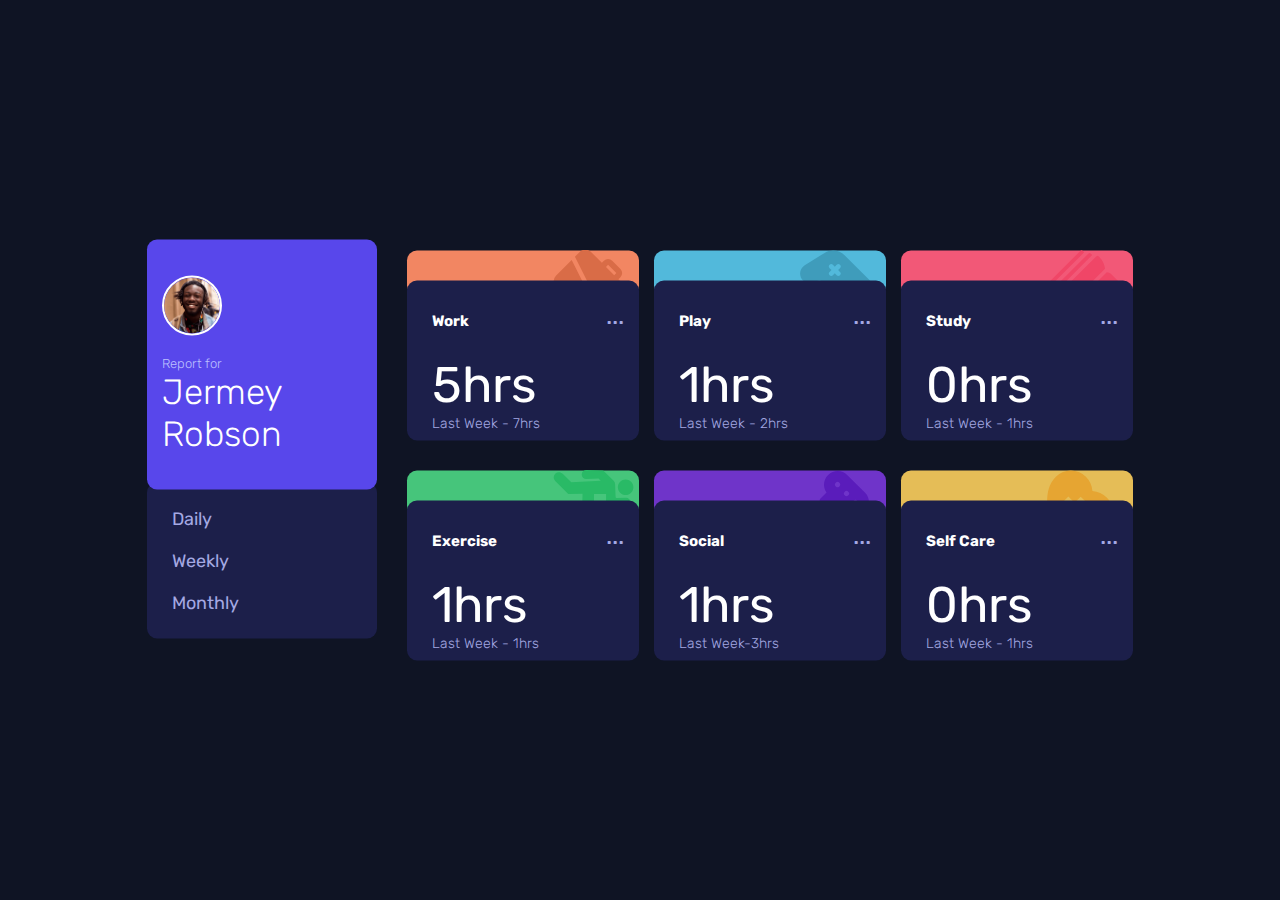
<file: index.html>
<!DOCTYPE html>
<html lang="en">
  <head>
    <meta charset="UTF-8">
    <title>CSS</title>
    <link rel="stylesheet" href="index.css">
    <link rel="preconnect" href="https://fonts.googleapis.com">
    <link rel="preconnect" href="https://fonts.gstatic.com" crossorigin>
    <link href="https://fonts.googleapis.com/css2?family=Rubik:ital,wght@0,300..900;1,300..900&display=swap" rel="stylesheet">
    <meta name="viewport" content="width=device-width, initial-scale=1.0">
  </head>
  <body>
    <card-item>
      <div class="card-item">
        <div class="profile-card">
          <div class="pro-desc">
            <img src="image-jeremy.png" alt="Img">
            <div>
              <p>Report for</p>
              <h1>Jermey Robson</h1>
            </div>
          </div>

          <div class="card-nav">
            <a href="index.html">Daily</a>
            <a href="index2.html">Weekly</a>
            <a href="index3.html">Monthly</a>
          </div>
        </div>

        <div class="cards-warpper">
          <div class="card1">
              <div class="f-p">
                <h2>Work</h2>
                <p>...</p>
              </div>
              <div class="s-p">
                <h4>5hrs</h4>
                <p>Last Week - 7hrs</p>
              </div>
          </div>

          <div class="card2">
              <div class="f-p">
                <h2>Play</h2>
                <p>...</p>
              </div>
              <div class="s-p">
                <h4>1hrs</h4>
                <p>Last Week - 2hrs</p>
              </div>
          </div>

          <div class="card3">
              <div class="f-p">
                <h2>Study</h2>
                <p>...</p>
              </div>
              <div class="s-p">
                <h4>0hrs</h4>
                <p>Last Week - 1hrs</p>
              </div>
          </div>

          <div class="card4">
              <div class="f-p">
                <h2>Exercise</h2>
                <p>...</p>
              </div>
              <div class="s-p">
                <h4>1hrs</h4>
                <p>Last Week - 1hrs</p>
              </div>
          </div>

          <div class="card5">
              <div class="f-p">
                <h2>Social</h2>
                <p>...</p>
              </div>
              <div class="s-p">
                <h4>1hrs</h4>
                <p>Last Week-3hrs</p>
              </div>
          </div>

          <div class="card6">
              <div class="f-p">
                <h2>Self Care</h2>
                <p>...</p>
              </div>
              <div class="s-p">
                <h4>0hrs</h4>
                <p>Last Week - 1hrs</p>
              </div>
          </div>
        </div>
      </div>
    </card-item>
  </body>
</html>
</file>
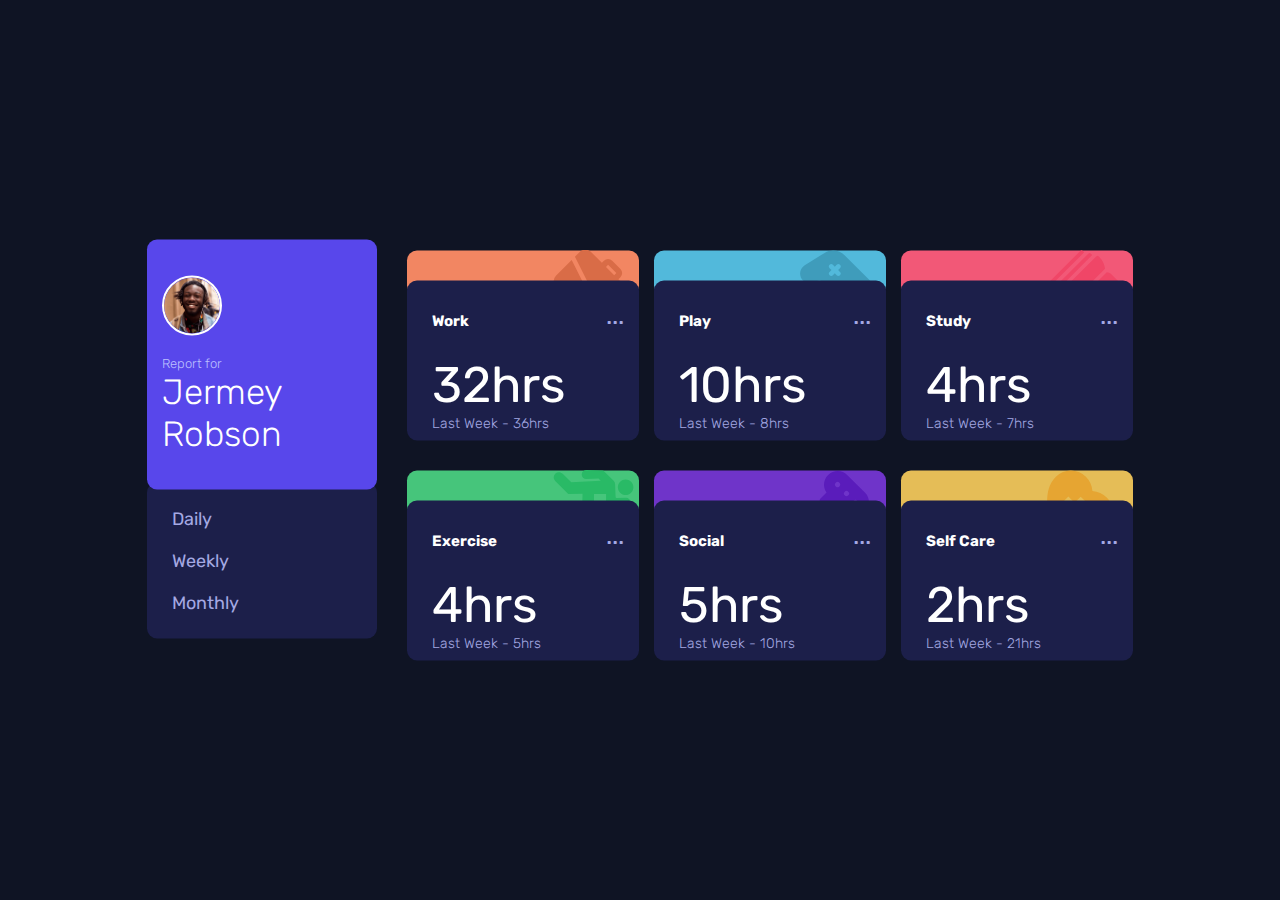
<file: index2.html>
<!DOCTYPE html>
<html lang="en">
  <head>
    <meta charset="UTF-8">
    <title>CSS</title>
    <link rel="stylesheet" href="index.css">
    <link rel="preconnect" href="https://fonts.googleapis.com">
    <link rel="preconnect" href="https://fonts.gstatic.com" crossorigin>
    <link href="https://fonts.googleapis.com/css2?family=Rubik:ital,wght@0,300..900;1,300..900&display=swap" rel="stylesheet">
  </head>
  <body>
    <card-item>
      <div class="card-item">
        <div class="profile-card">
          <div class="pro-desc">
            <img src="image-jeremy.png" alt="Img">
            <div>
              <p>Report for</p>
              <h1>Jermey Robson</h1>
            </div>
          </div>

          <div class="card-nav">
            <a href="index.html">Daily</a>
            <a href="index2.html">Weekly</a>
            <a href="index3.html">Monthly</a>
          </div>
        </div>

        <div class="cards-warpper">
          <div class="card1">
              <div class="f-p">
                <h2>Work</h2>
                <p>...</p>
              </div>
              <div class="s-p">
                <h4>32hrs</h4>
                <p>Last Week - 36hrs</p>
              </div>
          </div>

          <div class="card2">
              <div class="f-p">
                <h2>Play</h2>
                <p>...</p>
              </div>
              <div class="s-p">
                <h4>10hrs</h4>
                <p>Last Week - 8hrs</p>
              </div>
          </div>

          <div class="card3">
              <div class="f-p">
                <h2>Study</h2>
                <p>...</p>
              </div>
              <div class="s-p">
                <h4>4hrs</h4>
                <p>Last Week - 7hrs</p>
              </div>
          </div>

          <div class="card4">
              <div class="f-p">
                <h2>Exercise</h2>
                <p>...</p>
              </div>
              <div class="s-p">
                <h4>4hrs</h4>
                <p>Last Week - 5hrs</p>
              </div>
          </div>

          <div class="card5">
              <div class="f-p">
                <h2>Social</h2>
                <p>...</p>
              </div>
              <div class="s-p">
                <h4>5hrs</h4>
                <p>Last Week - 10hrs</p>
              </div>
          </div>

          <div class="card6">
              <div class="f-p">
                <h2>Self Care</h2>
                <p>...</p>
              </div>
              <div class="s-p">
                <h4>2hrs</h4>
                <p>Last Week - 21hrs</p>
              </div>
          </div>
        </div>
      </div>
    </card-item>
  </body>
</html>
</file>
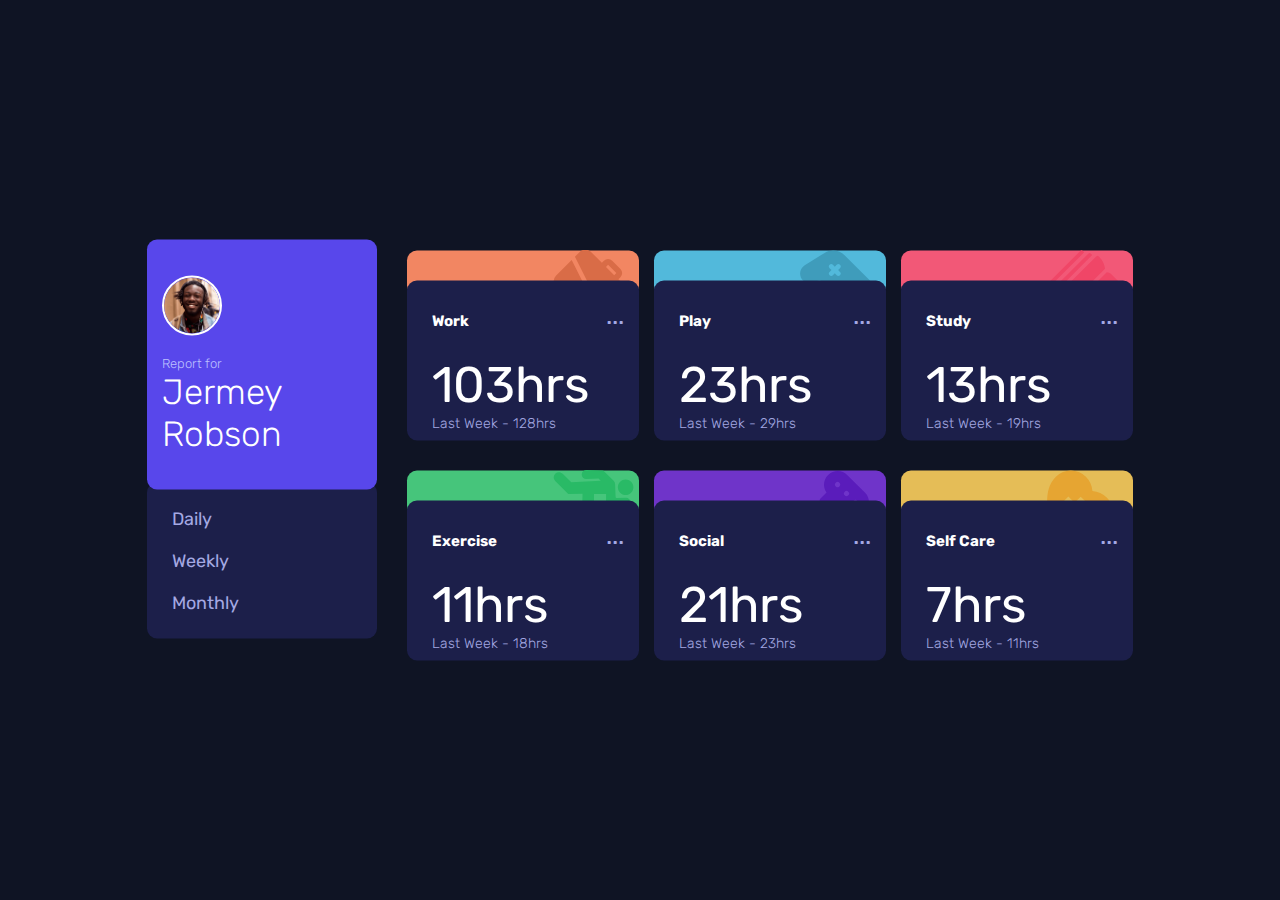
<file: index3.html>
<!DOCTYPE html>
<html lang="en">
  <head>
    <meta charset="UTF-8">
    <title>CSS</title>
    <link rel="stylesheet" href="index.css">
    <link rel="preconnect" href="https://fonts.googleapis.com">
    <link rel="preconnect" href="https://fonts.gstatic.com" crossorigin>
    <link href="https://fonts.googleapis.com/css2?family=Rubik:ital,wght@0,300..900;1,300..900&display=swap" rel="stylesheet">
  </head>
  <body>
    <card-item>
      <div class="card-item">
        <div class="profile-card">
          <div class="pro-desc">
            <img src="image-jeremy.png" alt="Img">
            <div>
              <p>Report for</p>
              <h1>Jermey Robson</h1>
            </div>
          </div>

          <div class="card-nav">
            <a href="index.html">Daily</a>
            <a href="index2.html">Weekly</a>
            <a href="index3.html">Monthly</a>
          </div>
        </div>

        <div class="cards-warpper">
          <div class="card1">
              <div class="f-p">
                <h2>Work</h2>
                <p>...</p>
              </div>
              <div class="s-p">
                <h4>103hrs</h4>
                <p>Last Week - 128hrs</p>
              </div>
          </div>

          <div class="card2">
              <div class="f-p">
                <h2>Play</h2>
                <p>...</p>
              </div>
              <div class="s-p">
                <h4>23hrs</h4>
                <p>Last Week - 29hrs</p>
              </div>
          </div>

          <div class="card3">
              <div class="f-p">
                <h2>Study</h2>
                <p>...</p>
              </div>
              <div class="s-p">
                <h4>13hrs</h4>
                <p>Last Week - 19hrs</p>
              </div>
          </div>

          <div class="card4">
              <div class="f-p">
                <h2>Exercise</h2>
                <p>...</p>
              </div>
              <div class="s-p">
                <h4>11hrs</h4>
                <p>Last Week - 18hrs</p>
              </div>
          </div>

          <div class="card5">
              <div class="f-p">
                <h2>Social</h2>
                <p>...</p>
              </div>
              <div class="s-p">
                <h4>21hrs</h4>
                <p>Last Week - 23hrs</p>
              </div>
          </div>

          <div class="card6">
              <div class="f-p">
                <h2>Self Care</h2>
                <p>...</p>
              </div>
              <div class="s-p">
                <h4>7hrs</h4>
                <p>Last Week - 11hrs</p>
              </div>
          </div>
        </div>
      </div>
    </card-item>
  </body>
</html>
</file>
<file: index.css>
* {
  box-sizing: border-box;
  padding: 0;
  margin: 0;
}

:root {
  --back1: hsl(226 43% 10% / 1);
  --back2: rgb(88 71 235);
  --back3: hsl(235, 46%, 20%);
  --back4: rgb(189, 193, 255);
  --msg: hsl(264, 64%, 52%);
  --game: hsl(195, 74%, 62%);
  --book: hsl(348, 100%, 68%);
  --care: hsl(43, 84%, 65%);
  --work: hsl(15, 100%, 70%);
  --ex: hsl(145, 58%, 55%);
  --font-w: 300;
  --white:hsl(0, 0%, 100%);
}

body {
  font-family: "Rubik", sans-serif;
  background-color: var(--back1);
  color: #fff;
}

.pro-desc {
  background-color: var(--back2);
  display: flex;
  justify-content: center;
  align-items: center;
  margin: 15px;
  padding: 15px;
  border-radius: 10px;
  position: relative;
  z-index: 1;
}

img {
  max-height: 60px;
  border-radius: 50%;
  margin-right: 15px;
  border: 2px solid white;
}

.pro-desc p {
  font-weight: 300;
  font-size: 20px;
}

.pro-desc h1 {
  font-weight: var(--font-w);
  font-size: 25px;
}

.card-nav {
  background-color: var(--back3);
  display: flex;
  justify-content: center;
  gap: 20px;
  margin: 15px;
  padding: 25px;
  border-radius: 10px;
  font-size: 18px;
  transform: translateY(-22px);
}

a {
  opacity: 85%;
  color: var(--back4);
  text-decoration: none;
}


a:visited:hover {
  opacity: 85%;
  color: var(--white);
}
a:hover {
  color: var(--white);
  /* opacity: 85%; */
}

.cards-warpper {
  display: grid;
  grid-template-columns: repeat(3, 1fr);
  grid-template-rows: repeat(2, 1fr);
  gap: 60px 15px;
  margin: 15px;
  transform: translateY(20px);
}

.cards-warpper > div {
  background-color: var(--back3);
  border-radius: 10px;
  position: relative;
}

.cards-warpper > div:hover {
  background-color: #33387a;
  cursor: pointer;
}

.card1::before {
  content: '';
  background-color: var(--work);
  position: absolute;
  width: 100%;
  height: 50px;
  border-radius: 10px;
  z-index: -3;
  top: -40px;
  opacity: 95%;
}

.card1::after {
  content: '';
  position: absolute;
  width: 35%;
  height: 64px;
  top: -40px;
  right: 5px;
  background: url(icon-Work.svg) no-repeat;
  z-index: -1;
}

.card2::before {
  content: '';
  background-color: var(--game);
  position: absolute;
  width: 100%;
  height: 50px;
  border-radius: 10px;
  z-index: -3;
  top: -40px;
  opacity: 95%;
}

.card2::after {
  content: '';
  position: absolute;
  width: 35%;
  height: 64px;
  top: -40px;
  right: 5px;
  background: url(icon-Play.svg) no-repeat;
  z-index: -1;
}

.card3::before {
  content: '';
  background-color: var(--book);
  position: absolute;
  width: 100%;
  height: 50px;
  border-radius: 10px;
  z-index: -3;
  top: -40px;
  opacity: 95%;
}

.card3::after {
  content: '';
  position: absolute;
  width: 35%;
  height: 64px;
  top: -40px;
  right: 5px;
  background: url(icon-Study.svg) no-repeat;
  z-index: -1;
}

.card4::before {
  content: '';
  background-color: var(--ex);
  position: absolute;
  width: 100%;
  height: 50px;
  border-radius: 10px;
  z-index: -3;
  top: -40px;
  opacity: 95%;
}

.card4::after {
  content: '';
  position: absolute;
  width: 35%;
  height: 64px;
  top: -40px;
  right: 5px;
  background: url(icon-Exercise.svg) no-repeat;
  z-index: -1;
}

.card5::before {
  content: '';
  background-color: var(--msg);
  position: absolute;
  width: 100%;
  height: 50px;
  border-radius: 10px;
  z-index: -3;
  top: -40px;
  opacity: 95%;
}

.card5::after {
  content: '';
  position: absolute;
  width: 35%;
  height: 64px;
  top: -40px;
  right: 5px;
  background: url(icon-Social.svg) no-repeat;
  z-index: -1;
}

.card6::before {
  content: '';
  background-color: var(--care);
  position: absolute;
  width: 100%;
  height: 50px;
  border-radius: 10px;
  z-index: -3;
  top: -40px;
  opacity: 95%;
}

.card6::after {
  content: '';
  position: absolute;
  width: 35%;
  height: 64px;
  top: -40px;
  right: 5px;
  background: url(icon-Self.svg) no-repeat;
  z-index: -1;
}


.f-p {
  display: flex;
  justify-content: space-between;
  align-items: flex-end;
  padding: 15px;
}

h2 {
  font-size: 17px;
}

h4 {
  font-size: 20px;
  font-weight: 400;
}

.s-p {
  display: flex;
  justify-content: space-between;
  align-items: flex-start;
  padding: 15px;
}

.f-p p {
  opacity: 85%;
  color: var(--back4);
  font-size: 25px;
}

.f-p p:hover {
  color: var(--white);
  opacity: 85%;
  cursor: pointer;
}
.s-p p {
  opacity: 85%;
  color: var(--back4);
  font-size: 14px;
  font-weight: 100;
}

@media (max-width: 569px) {

  .cards-warpper {
    display: grid;
    grid-template-columns: 1fr;
    grid-template-rows: repeat(7, auto);
    gap: 60px 50px;
  }

}
@media (min-width: 569px) and (max-width: 840px) {
  .cards-warpper {
    grid-template-columns: repeat(2, 1fr);
    grid-template-rows: repeat(2, 1fr);
  }

}
@media (min-width: 1070px) {
  .card-item {
    display: flex;
    justify-content: center;
    align-items: center;
    position: absolute;
    width: 100%;
    top: 50%;
    left: 50%;
    transform: translate(-50%, -50%);
  }
  .pro-desc {
    width: 230px;
    height: 250px;
    align-items: flex-start;
    flex-direction: column;
  }
  img {
    margin-bottom: 20px;
  }
  .pro-desc p {
    font-size: 13px;
    color: var(--back4);
}
.pro-desc h1 {
  font-size: 35px;
}
.card-nav {
  width: 230px;
  flex-direction: column;
}
.cards-warpper > div {
  width: 232px;
  height: 160px;
}
.f-p {
  padding-left: 25px;
  transform: translateY(5px);
}
.s-p {
  display: flex;
  flex-direction: column;
  padding: 15px;
  padding-left: 25px;
}
h4 {
  font-size: 50px;
  font-weight: 400;
}
h2 {
  font-size: 15px;
}
.card1::before,
.card2::before,
.card3::before,
.card4::before,
.card5::before,
.card6::before {
  height: 45px;
  top: -30px;
}
.card1::after,
.card2::after,
.card3::after,
.card4::after,
.card6::after {
  top: -31px;
}
.card5::after {
  top: -35px;
}
}
</file>
